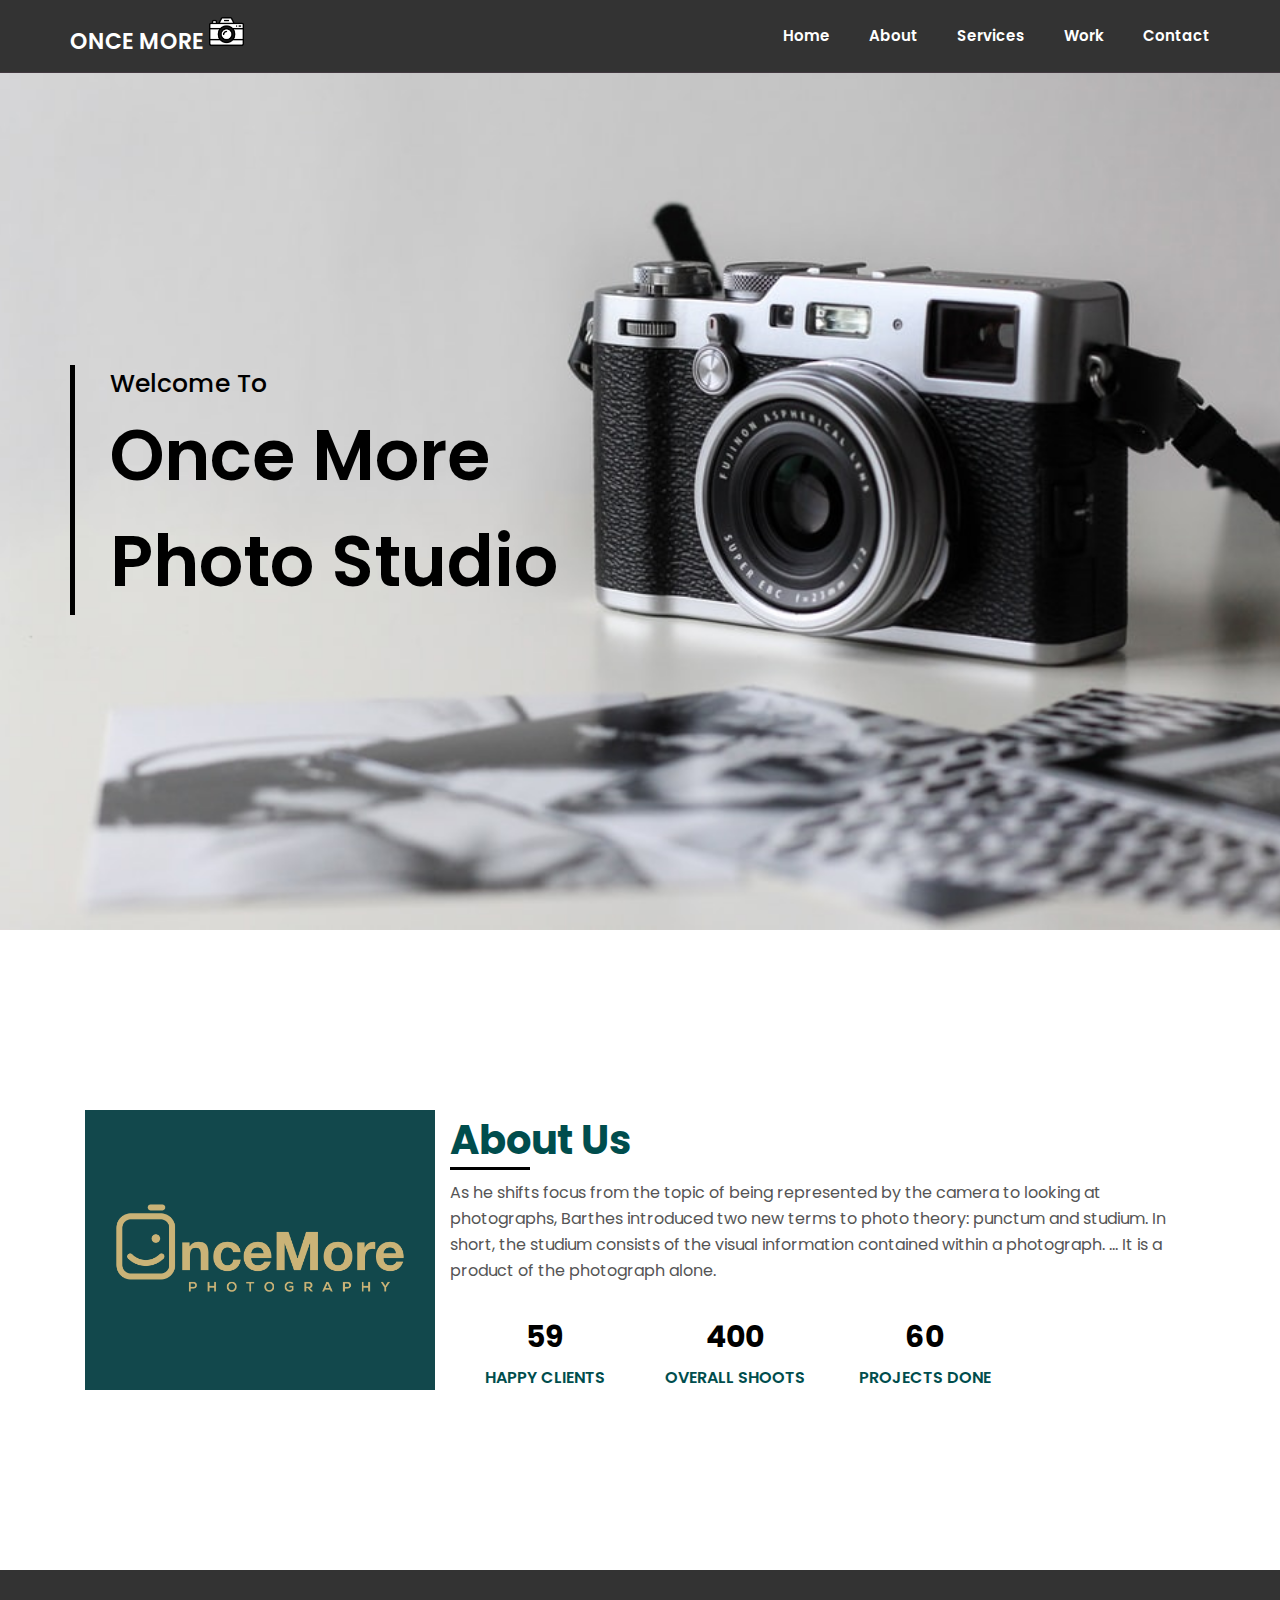
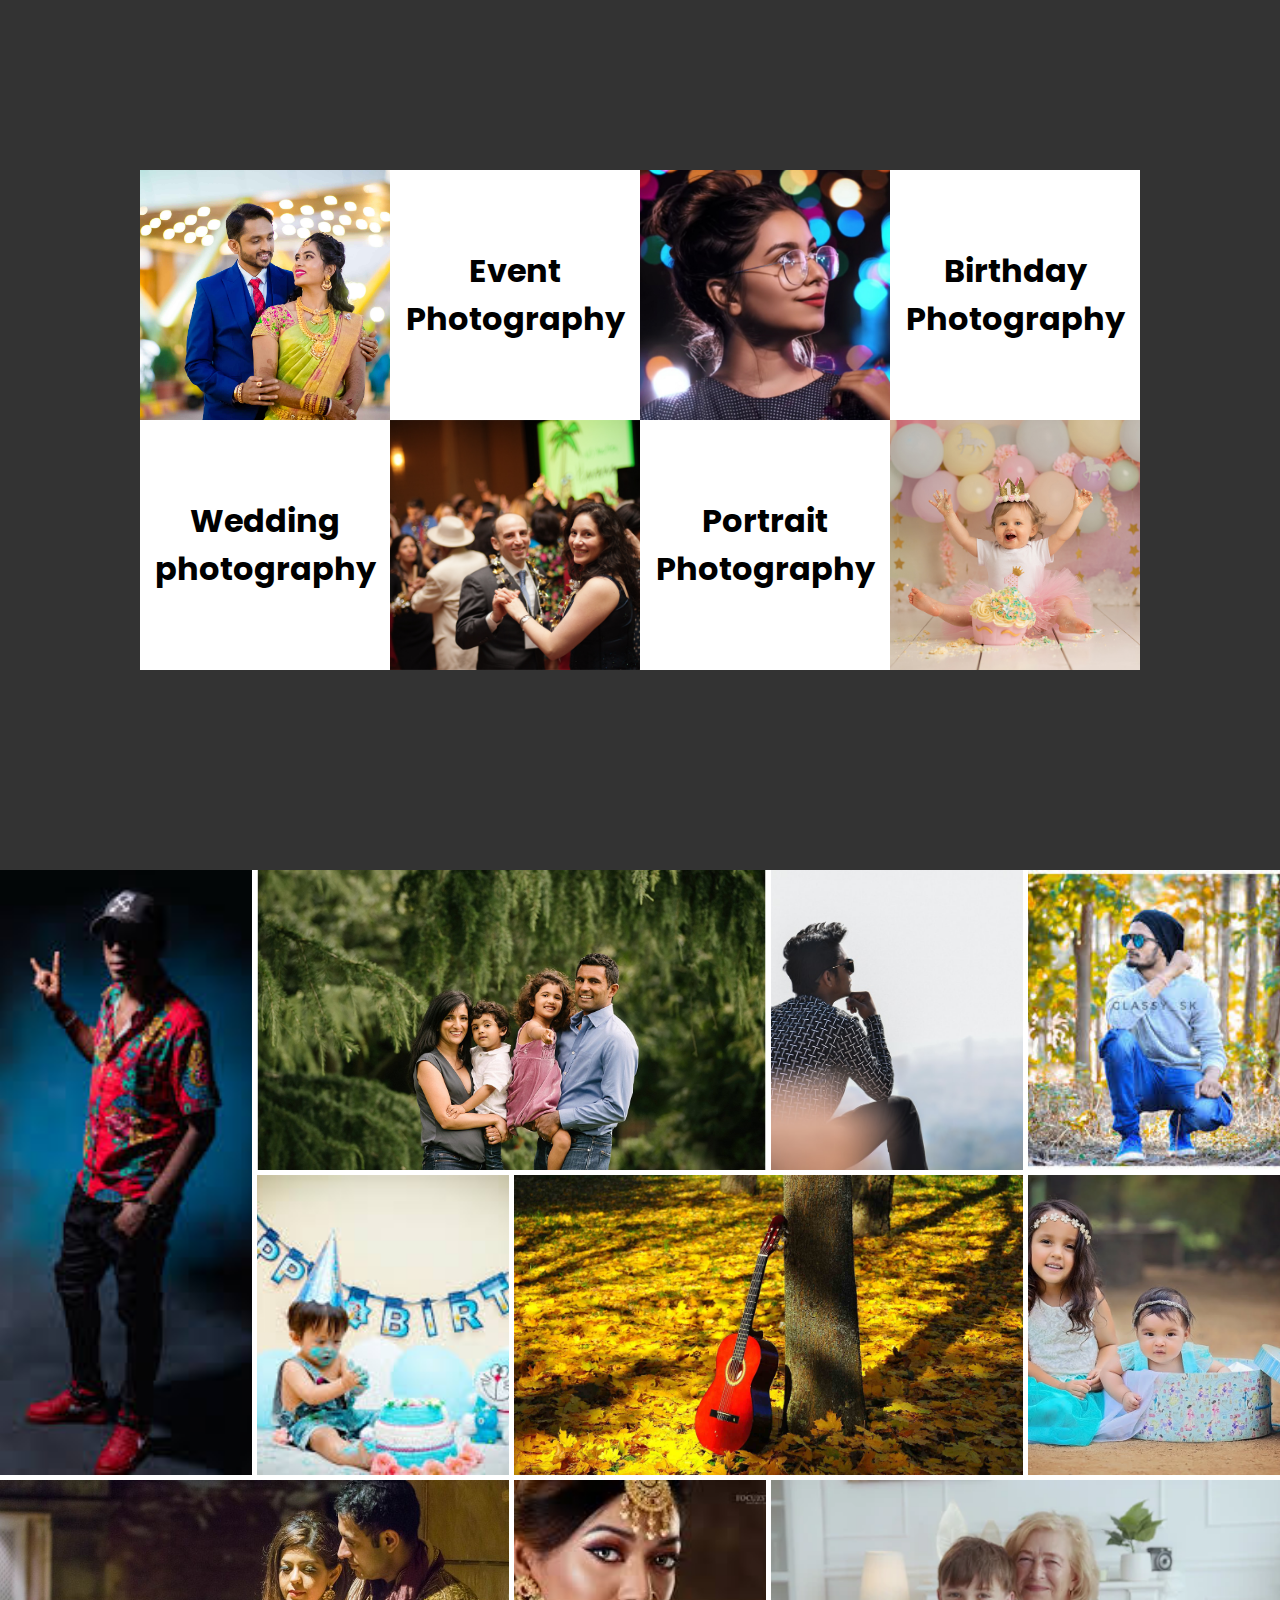
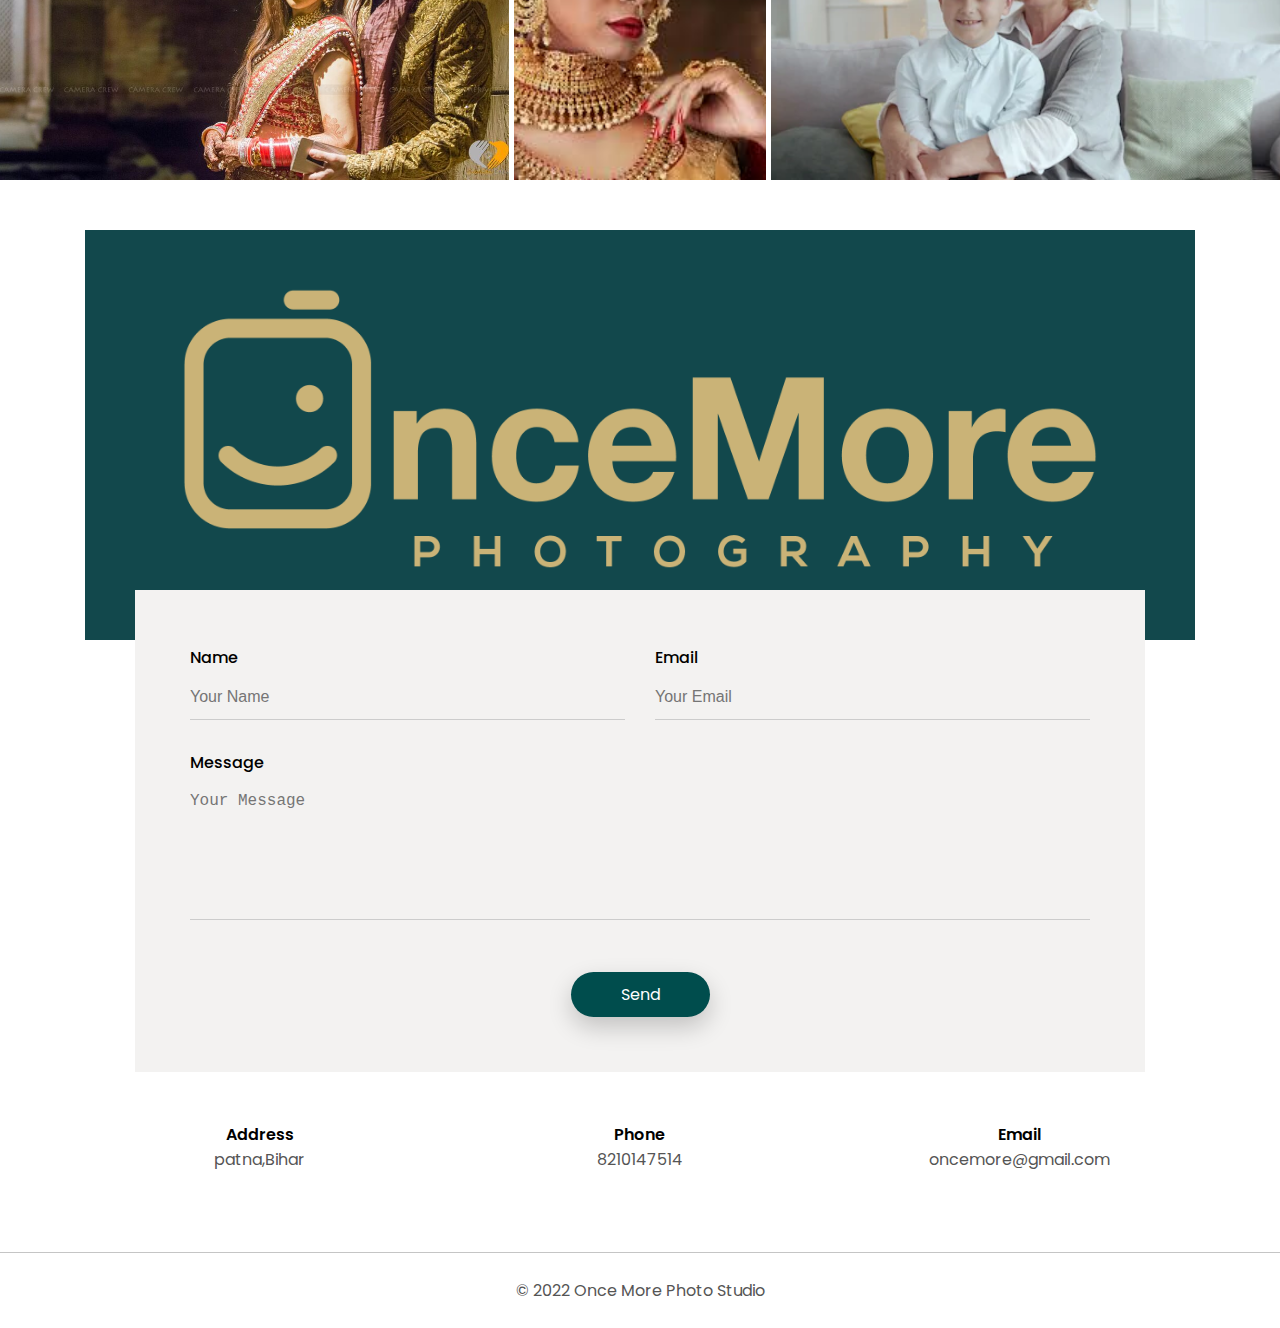
<file: index.html>
<!DOCTYPE html>
<html>
<head>
	<title>Once More Photo Studio</title>
	<meta charset="utf-8">
    <meta name="viewport" content="width=device-width,initial-scale=1.0">
    <link rel="stylesheet" type="text/css" href="index.css">
    <script src="https://ajax.googleapis.com/ajax/libs/jquery/3.5.1/jquery.min.js"></script>
</head>
<body>

<header>
	<div class="container">
		<div class="row">
		<div class="brand-name">
			<a href="" class="logo">Once More<span> <img src="image/camera.png" height="35"></span></a>
			
		</div>
		<button class="ham-burger">
			<i><img src="image/menu.png" height="25" ></i>
			
		</button>
		<div class="navbar" id="navbarto">
			<ul>
				<li><a href="#home" >Home</a></li>
				<li><a href="#about" >About</a></li>
				<li><a href="#service" >Services</a></li>
				<li><a href="#work" >Work</a></li>
				<li><a href="#contact" >Contact</a></li>
			</ul>
			
		</div>
		
	</div>
	</div>
</header>

<section class="home" id="home">
<div class="container">
	<div  class="row full-screen">
		<div class="home-content">
			<div class="block">
				<h3>Welcome To</h3>
				<h1>Once More</h1>
				<h1>Photo Studio</h1>
			
			</div>
		</div>
	</div>
</div>
	
</section>
<br><br><br><br>
<!--home end-->
<!--about start-->
<section  class="about-section" id="about">
	<div class="container">
		<div class="row">
			<div class="about-img">
				<div class="img-box">
					<img src="image/logonew.png" alt="logo">
					
				</div>
				
			</div>
			<div class="about-content">
				<div class="row">
				<div class="section-title">
					<h1>About Us</h1>
				</div>
			</div>
				<p>As he shifts focus from the topic of being represented by the camera to looking at photographs, Barthes introduced two new terms to photo theory: punctum and studium. In short, the studium consists of the visual information contained within a photograph. ... It is a product of the photograph alone.</p>
				<div class="stats">
					<div class="row">
						<div class="stat-box">
							<h2>59</h2>
							<h5>Happy Clients</h5>
						</div>
						<div class="stat-box">
							<h2>400</h2>
							<h5>Overall Shoots</h5>
						</div>
						<div class="stat-box">
							<h2>60</h2>
							<h5>Projects Done</h5>
						</div>
						
						
					</div>
					
				</div>
			</div>
			
		</div>
		
	</div>
	


</section>
<br><br><br><br>
<!--about end-->
<!--services start-->

<section class="serbody" id="service">
<div class="sercon">
	<div class="sercard">
		<div class="serimg">
			<img src="image/wed.jpg">
			
		</div>
		<div class="sercontent">
			<div>
				<h1>Wedding photography</h1>
			
			</div>
			
		</div>
		
	</div>
		<div class="sercard">
		<div class="serimg">
			<img src="image/event.jpg">
			
		</div>
		<div class="sercontent">
			<div>
				<h1>Event Photography</h1>
				
			</div>
			
		</div>
		
	</div>
		<div class="sercard">
		<div class="serimg">
			<img src="image/port.jpg">
			
		</div>
		<div class="sercontent">
			<div>
				<h1>Portrait Photography</h1>
				
			</div>
			
		</div>
		
	</div>
		<div class="sercard">
		<div class="serimg">
			<img src="image/bithday.jpg">
			
		</div>
		<div class="sercontent">
			<div>
				<h1>Birthday Photography</h1>
			
			</div>
			
		</div>
		
	</div>
	
</div>
</section>
<!--services end-->

<!--work start-->
<section id="work">
<div class="workcontainer">
	<div class="box a"><img src="image/img1.jpg"></div>
	<div class="box b"><img src="image/img22.jpg"></div>
	<div class="box c"><img src="image/img3.jpg"></div>
	<div class="box d"><img src="image/img4.jpg"></div>
	<div class="box e"><img src="image/img5.jpg"></div>
	<div class="box f"><img src="image/img6.jpg"></div>
	<div class="box g"><img src="image/img7.jpg"></div>
	<div class="box h"><img src="image/img8.jpg"></div>
	<div class="box i"><img src="image/img9.jpg"></div>
	<div class="box j"><img src="image/img10.jpg"></div>
	
</div>
</section>

<!--work end-->

<!--contact start-->
<section class="contact-section" id="contact">
	<div class="container">
		<div class="row">
			<div class="contact-img">
				<div class="img-box">
					<div class="section-title">
						
						
					</div>
					
				</div>
				
			</div>
			
		</div>
		<div class="row">
			<div class="contact-form">
				<form class="form">
					<div class="row">
						<div class="left input-group">
							<label>Name</label>
							<input type="text" name="" placeholder="Your Name" class="input-control">
							
						</div>
						<div class="right input-group">
							<label>Email</label>
							<input type="text" name="" placeholder="Your Email" class="input-control">
							
						</div>
						
					</div>
					<div class="row">
						<div class="input-group">
							<label>Message</label>
							<textarea class="input-control" placeholder="Your Message"></textarea>
							
						</div>
						
					</div>
					<div class="form-btn">
						<a type="button" class="button1">Send</a>
						
					</div>
				</form>
				
			</div>
			
		</div><br><br>
		<div class="row">
			<div class="contact-info">
				<div class="row">
					<div class="info-item">
						<h5>Address</h5>
						<p>patna,Bihar</p>  
						
					</div>
					<div class="info-item">
						<h5>Phone</h5>
						<p>8210147514</p>  
						
					</div>
					<div class="info-item">
						<h5>Email</h5>
						<p>oncemore@gmail.com</p>  
						
					</div>
					
				</div>
				
			</div>
			
		</div>
	</div>
	
</section>
<p class="copy">&copy; 2022 Once More Photo Studio</p>




	
   <script>
$(document).ready(function(){
  $("button").click(function(){
    $("#navbarto").fadeToggle()
      
  });
});
</script>


</body>
</html>
</file>
<file: index.css>
@import url('https://fonts.googleapis.com/css2?family=Poppins&display=swap');

html{
	scroll-behavior: smooth;
}

body{
	margin: 0;
	padding: 0;
	font-family: 'Poppins',sans-serif;
}
*{

	box-sizing: border-box;
	margin: 0;
	padding: 0;
}
.container{
	max-width: 1140px;
	margin: auto;
}


.row{

	display: flex;
	flex-wrap: wrap;
}

/*Header sTRT*/

header{
	
	background-color: #333333;
	position: fixed;
	left: 0px;
	right: 0px;
	border-bottom: 1px solid #423940;
	padding: 0px 15px;
	z-index: 10;

}
header .row{

	justify-content: space-between;
	align-items: center;
}

header .brand-name a{
	text-decoration: none;
	font-size: 22px;
	font-weight: 600;
	color: #ffff;
	text-transform: uppercase;
	position: relative;
     
}


header .navbar ul{
	list-style: none;
	padding: 0;
	margin: 0;
 	
 }
 header .navbar ul li{
 	display: inline-block;
 	margin-left: 35px;

 }


  header .navbar ul li a{
  	font-size: 15px;
  	text-decoration: none;
  	line-height: 72px;
  	color: #ffff;
  	display: block;
  	font-weight: 600;
  	position: relative;


  }
 

/*Home start*/

.home{
	min-height: 100vh;
	background-image: url(image/cam.png);
	background-repeat: no-repeat;
	  background-size: cover;
	  background-position: center;
	  padding: 15px;
}


.home .full-screen{

	min-height: 100vh;
}
 .home .home-content{
 
 	flex: 0 0 100%;
 	max-width: 100%;
 	display: flex;
 	flex-wrap: wrap;
 	align-items: center;
 }
 .home .home-content .block{

 	flex: 0 0 75%;
 	max-width: 75%;
 	padding-left: 35px;
 	border-left: 5px solid black;
 	margin-top: 50px;
 }

 .home .home-content .block h1{
 	color: black;
 	font-size: 70px;
 	font-weight: 600;
 	margin: 0;
 	padding: 0;
 	transition: all .8s ease;
 
 }
 .home .home-content .block h3{
 	color: black;
 	font-size: 25px;
 	font-weight: 500;
 	margin: 0;
 	padding: 0;
 	transition: all .3s ease;
 
 }

/*about start*/

.about-section{
	padding: 80px 0;

}
.about-section .about-img{

	flex: 0 0 33.33%;
	max-width: 33.33%;
	padding: 0 15px;

}
.about-section .about-img .img-box img{
	width: 100%;
	display: block;
}
.about-section .about-content{

	flex: 0 0 66.66%;
	max-width: 66.66%;
}

.section-title{

	flex: 0 0 100%;
	max-width: 100%;
	margin-bottom: 10px;
}
.section-title h1{

	display: inline-block;
	font-size: 40px;
	color: #000000;
	font-weight: 700;
	margin: 0;
	position: relative;
}
.section-title h1:before{
	content: '';
	box-sizing: border-box;
	position: absolute;
	left: 0;
	bottom: 0;
	width: 80px;
	height: 3px;
	background-color: black;

}
.about-section .section-title h1{
	margin-bottom: ;
	color: #004d4d;
}
.about-section .about-content p{
	font-size: 16px;
	color: #555555;
	line-height: 26px;
	margin: 0;
}
.about-section .about-content .stats .stat-box{
	flex: 0 0 25%;
	max-width: 25%;
	padding: 0 15px;
	text-align: center;
	margin-top: 30px;

}
.about-section .about-content .stats .stat-box h2{
   font-size: 30px;
   color: #000000;
   margin: 0 0 5px;
}
.about-section .about-content .stats .stat-box h5{
   font-size: 16px;
   color: #004d4d;
   font-weight: 600;
   text-transform: uppercase;
}

/*service start*/

.serbody{
	display: flex;
	justify-content: center;
	align-items: center;
	min-height: 100vh;
	background:#333333;
}

.sercon{
	position: relative;
	width: 1000px;
	display: grid;
	grid-template-columns: repeat(auto-fit, minmax(250px,1fr));
}
.sercon .sercard{
	position: relative;
	display: flex;
	flex-direction: column;
	background:white;
}
.sercon .sercard:nth-child(even){
	flex-direction: column-reverse;
}

.sercon .sercard .serimg{
	position: relative;
	width: 250px;
	height: 250px;
	background:pink;
}
.sercon .sercard .serimg img{
	position: absolute;
	top: 0;
	left: 0;
	width: 100%;
	height: 100%;
	object-fit: cover;

}
.sercon .sercard .sercontent{
	position: relative;
	width: 250px;
	height: 250px;
	display: flex;
	justify-content: center;
	align-items: center;
}
.sercon .sercard .sercontent div{
	padding: 20px;
	text-align: center;

}

@media screen and (max-width: 1000px){
	.sercon{
		grid-template-columns: repeat(auto-fit, minmax(100%,1fr));
		margin: 50px;
	}
	.sercon .sercard{
		flex-direction: row;
		margin: 10px 0;
	}
	.sercon .sercard:nth-child(even){
		flex-direction: row-reverse;
	}
	.sercon .sercard .serimg,
	.sercon .sercard .sercon{
		width: 50%;
	}
}

@media screen and (max-width: 600px){

	.sercon .sercard{
		flex-direction: column;
		margin:10px 0;
	}
	.sercon .sercard:nth-child(even){
		flex-direction: column;
	}
	.sercon .sercard .serimg,
	.sercon .sercard .sercon{
		width: 100%;
	}
	.sercon .sercard .sercon{
		height: 200px;
	}
}

/*work start */
.workcontainer{
	width: 100%;
	display: grid;
	grid-auto-flow: dense;
	grid-template:"1fr 1fr 1fr 1fr 1fr" 33.33vh
	              "1fr 1fr 1fr 1fr 1fr" 33.33vh
	               "1fr 1fr 1fr 1fr 1fr" 33.33vh;
	grid-gap: 5px;
}
.workcontainer .box{
	position: relative;
	background: #ccc;
}
.workcontainer .box img{
	position: relative;
	top: 0;
	left: 0;
	width: 100%;
	height: 100%;
	object-fit: cover;
}
.workcontainer .box.a{
	grid-row: span 2;

}
.workcontainer .box.b,
.workcontainer .box.f,
.workcontainer .box.h,
.workcontainer .box.j{
	grid-column: span 2;

}
@media (max-width: 991px){
	.workcontainer{
	
	grid-template:"1fr 1fr 1fr" 250px
	              "1fr 1fr 1fr" 250px
	              "1fr 1fr 1fr" 250px
	              "1fr 1fr 1fr" 250px
	              "1fr 1fr 1fr" 250px;
	grid-gap: 5px;
}
}

@media (max-width: 768px){
	.workcontainer{
	
	grid-template:"1fr 1fr" 200px
	              "1fr 1fr" 200px
	              "1fr 1fr" 200px
	              "1fr 1fr" 200px
	              "1fr 1fr" 200px
	              "1fr 1fr" 200px
	              "1fr 1fr" 200px;
	grid-gap: 5px;
}
.workcontainer .box.h{
	grid-column: span 1;
}
}

/* contact start*/

.contact-section{
	padding: 50px 0 80px;
}

.contact-section .contact-img{
	
	flex: 0 0 100%;
	max-width: 100%;
	padding: 0 15px;
}
.contact-section .contact-img .img-box{

	padding: 200px 0;
	background-image: url('image/logonew.png');
	background-size: cover;
	background-position: center;
}
.contact-section .contact-form{

	flex: 0 0 100%;
	max-width: 100%;
	padding: 0px 65px;
}
.contact-section .contact-form .form{
	
	background-color: #f3f2f1;
	padding: 55px 40px;
	margin-top: -50px;
}
.contact-section .contact-form .form label{
	color: #000000;
	font-weight: 500;
	display: block;
	margin: 0 0 5px;
}
.contact-section .contact-form .form .input-group{
	flex:0 0 100%;
	max-width: 100%;
	padding: 0 15px;
	margin-bottom: 30px;
}
.contact-section .contact-form .form .input-group.left,
.contact-section .contact-form .form .input-group.right{
	flex:0 0 50%;
	max-width: 50%;
}
.contact-section .contact-form .form .input-control{
	width: 100%;
	height: 45px;
	padding: 6px 0px;
	color: #000000;
	font-size: 16px;
	background-color: transparent;
	border: none;
	border-bottom: 1px solid #cccccc;
}
.contact-section .contact-form .form .input-control:focus{
	outline: none;
}
.contact-section .contact-form .form textarea.input-control{
	height: 140px;
	resize: none;
	padding-top: 12px;

}
.contact-section .contact-form .form .form-btn{
	text-align: center;
}

.button1{
   display: inline-block;
	padding: 10px 50px;
	margin-top: 15px;
	background-color: #004d4d;
	border-radius: 40px;
	color: white;
	font-size: 16px;
	text-decoration: none;
	border: none;
	box-shadow:0 10px 25px 0 rgba(0, 0, 0, 0.2);
	
 }

.button1:hover{
	border: 2px solid #004d4d;
	background-color: white;
	color: black;
}
 .contact-section .contact-info{

 	flex:0 0 100%;
 	max-width: 100%;
 }

 .contact-section .contact-info .info-item{
  	flex:0 0 33.33%;
  	max-width: 33.33%;
  	text-align: center;
  	padding: 0 15px;
  }
   .contact-section .contact-info .info-item h5{
   	font-size: 16px;
   	font-weight: 600;
   	margin:0 ;

   }
  .contact-section .contact-info .info-item p{
  	font-size: 16px;
  	margin: 0;
  	color: #555555;

  }

  /* copyright*/
  .copy{
  	border-top: 1px solid #c5c5c5;
  	padding: 25px 15px;
  	text-align: center;
  	color: #555555;
  	font-size: 16px;
  }


.ham-burger{
	font-size: 20px;
   height: 27px;
 
   width: 35px;
   background-color: #ffffff;
   color:#000000;
   border-radius: 5px;
   line-height: 27px;
   text-align: center; 
   cursor: pointer;
   display: none;
   border: 1px solid #eeeeee;

}









@media(max-width: 991px){
	.home .home-content .block h1{
		font-size: 50px;
	}
}

@media(max-width: 767px){
	.home .home-content .block h1{
		font-size: 40px;
	}
	.home .home-content .block h3{
		font-size: 25px;
	}
	header{
		padding: 15px;
		position: fixed;
		background-color: #ffff;
		border:none;
	}
	header .brand-name a{
		color: #000000;
	}
	
	.ham-burger{
		display: inline-block;
	}
	.navbar{
		position: absolute;
		background-color: #ffffff;
		width: 100%;
		left: 0px;
		top: 60px;
		padding: 15px;
		border-top: 1px solid #eeeeee;
		display: none;
		text-align: center;
		
	}
	


	header .navbar ul li{
		display: block;
		margin-left: 0;
	}
	header .navbar ul li a{
		line-height: 42px;
		color: #000000;
	}
	header .navbar ul li a::before{
		background-color: black;
	}
	.about-section .about-img{
		margin-bottom: 30px;
	}

	.about-section .about-content,
	.about-section .about-img{

	flex: 0 0 100%;
	max-width: 100%;
}
	
}


@media(max-width: 500px){
	.home .home-content .block h1{
		font-size: 30px;
		color: white;
	}
	.home .home-content .block h3{
		font-size: 20px;
		color: white;
	}
	.home .home-content .block{
		padding-left: 20px;
	}
 

.home{
	background-image: url(image/camm.jpg);
}

}

@media(max-width: 575px){
	.about-section .about-content .stats .stat-box{
		flex:0 0 50%;
		max-width: 50%;
	}
	.contact-section .contact-form{
		padding: 0px 35px;
	}
    .contact-section .contact-form .form{
    	padding: 55px 5px;
    }
    .contact-section .contact-info .info-item{
    	margin-bottom: 20px;
    flex: 0 0 100%;
   	max-width: 100%;
    }
   .contact-section .contact-form .form .input-group.left,
   .contact-section .contact-form .form .input-group.right{
   	flex: 0 0 100%;
   	max-width: 100%;
   }

}
</file>
